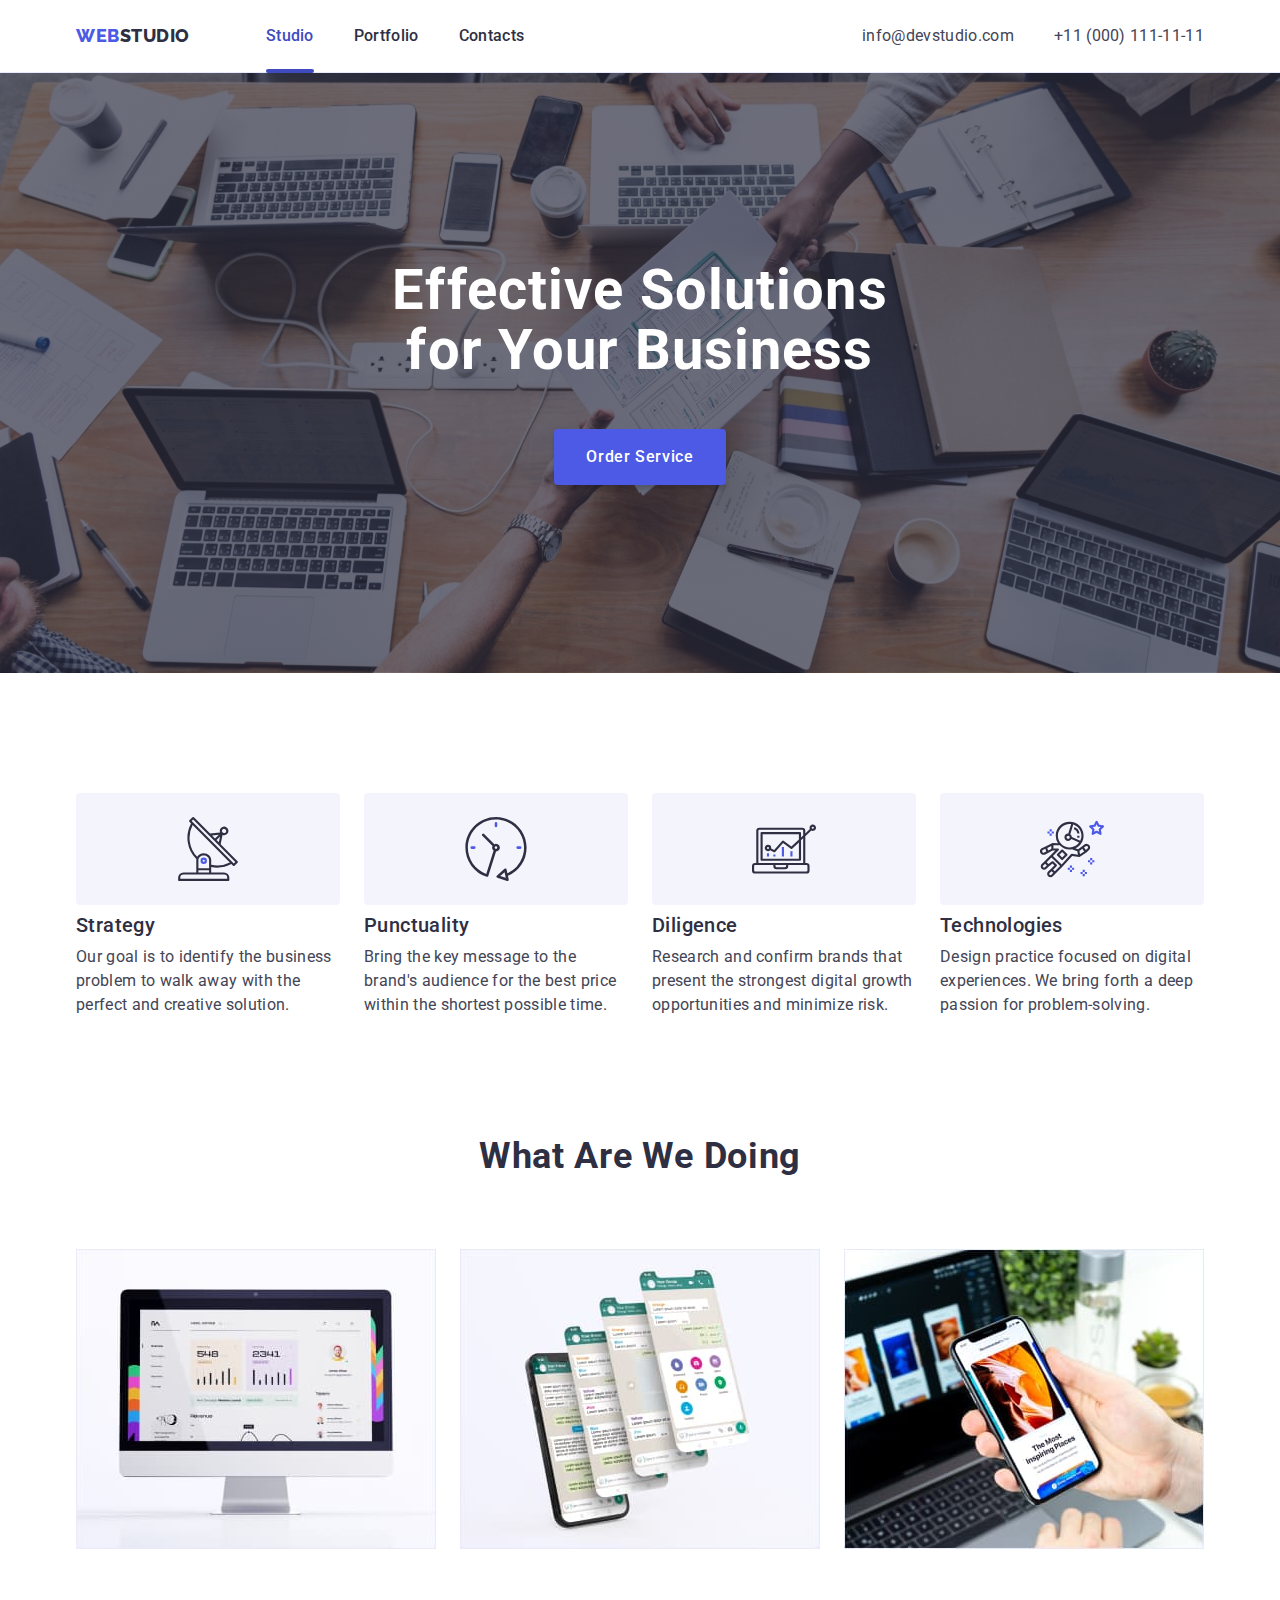
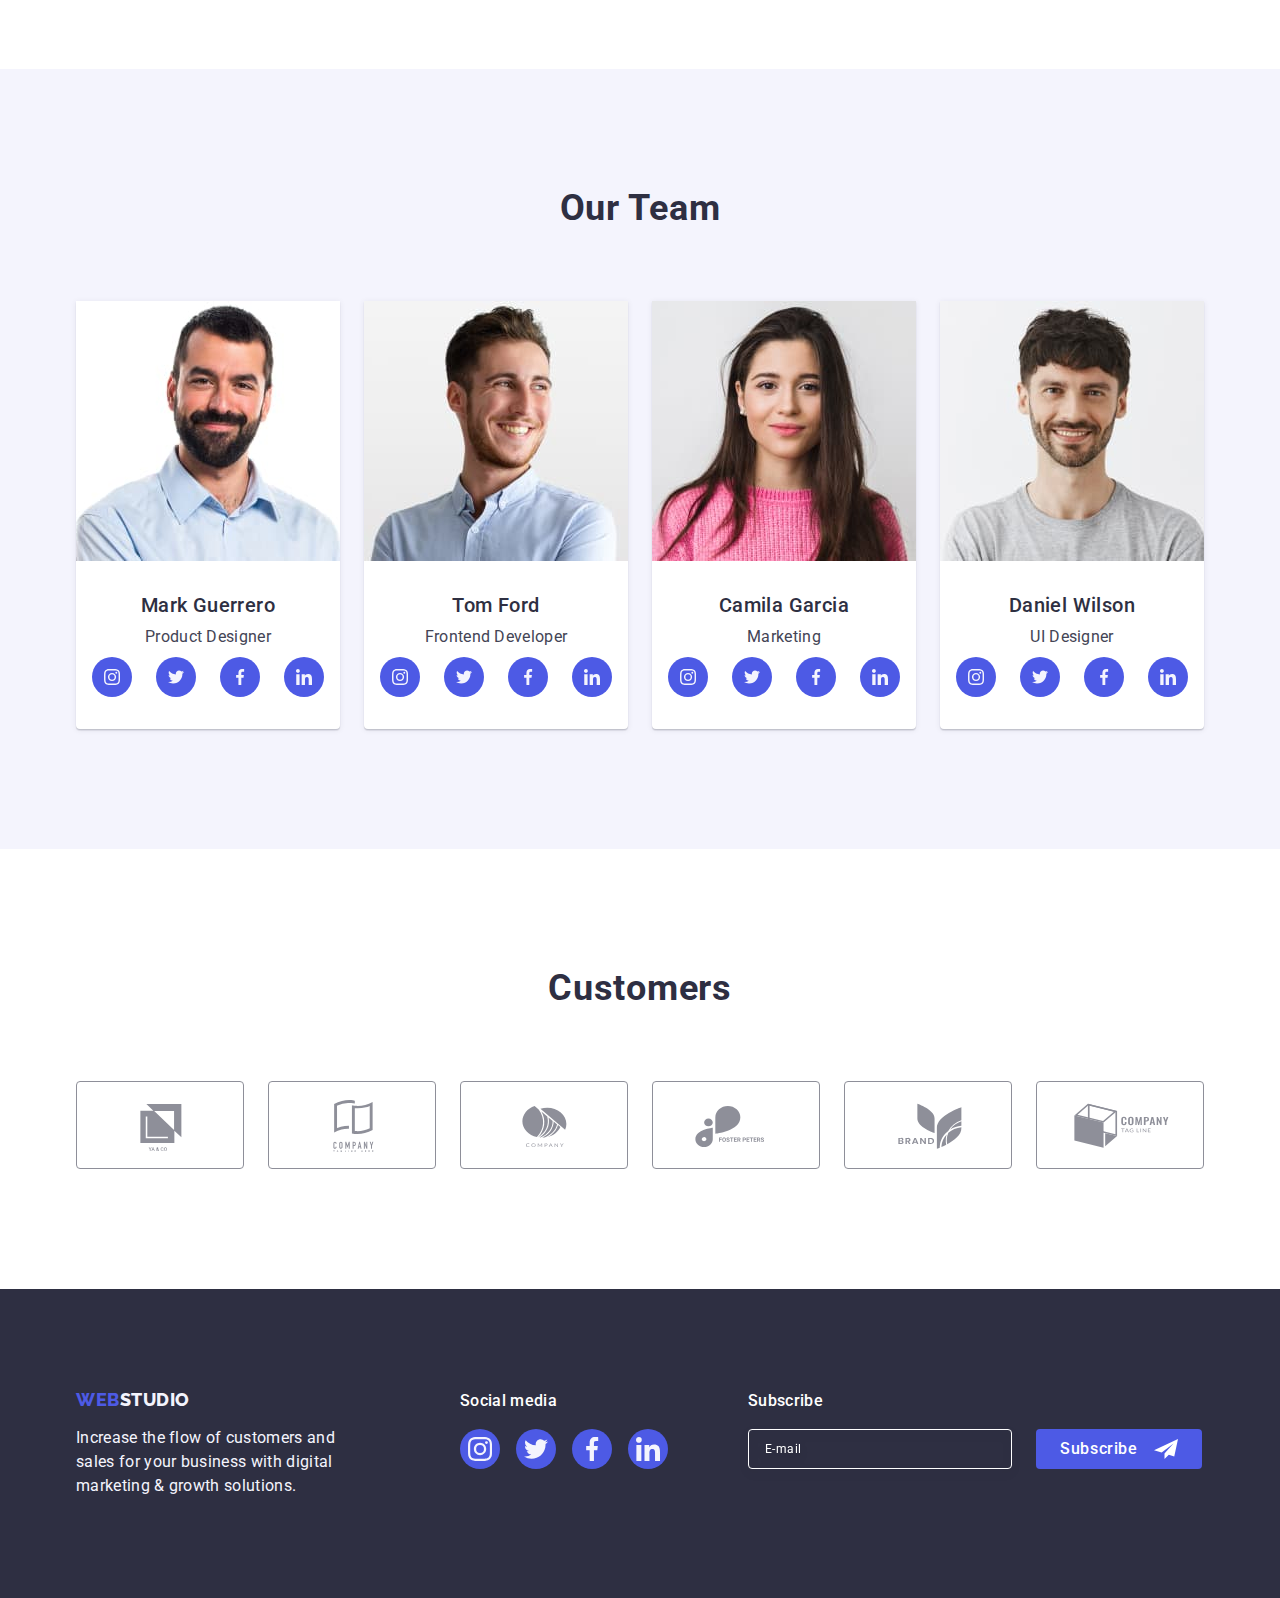
<file: index.html>
<!DOCTYPE html>
<html lang="en">
<head>
    <meta charset="UTF-8">
    <meta http-equiv="X-UA-Compatible" content="IE=edge">
    <meta name="viewport" content="width=device-width, initial-scale=1.0">
    <title>Document</title>
    <link rel="preconnect" href="https://fonts.googleapis.com">
    <link rel="preconnect" href="https://fonts.gstatic.com" crossorigin>
    <link href="https://fonts.googleapis.com/css2?family=Raleway:wght@800&family=Roboto:wght@400;500;700;900&display=swap" rel="stylesheet">
    <link rel="stylesheet" href="https://cdn.jsdelivr.net/npm/modern-normalize@2.0.0/modern-normalize.min.css">
    <link rel="stylesheet" href="./css/styles.css">
</head>
<body>
    <header class="header">
        <div class="container header-container">
            <nav class="header-navigation">
                <a class="header-logo link" href="./index.html">Web<span class="header-logo-simple">Studio</span></a>
                <ul class="header-menu-list list">
                    <li class="header-menu-i†em"><a class="header-menu-link current link" href="./index.html">Studio</a></li>
                    <li class="header-menu-i†em"><a class="header-menu-link link" href="./portfolio.html">Portfolio</a></li>
                    <li class="header-menu-i†em"><a class="header-menu-link link" href="">Contacts</a></li>
                </ul>
            </nav>
            <address class="address">
                <ul class="header-contacts-list list">
                    <li class="header-contacts-item"><a class="header-contacts-link link" href="mailto:info@devstudio.com">info@devstudio.com</a></li>
                    <li class="header-contacts-item"><a class="header-contacts-link link" href="tel:+110001111111">+11 (000) 111-11-11</a></li>
                </ul>
            </address>
        </div>
    </header>
    <main>
        <section class="hero">
            <div class="container">
                <h1 class="hero-title">Effective Solutions for Your Business</h1>
                <button class="hero-order-btn" data-modal-open type="button">Order Service</button>
            </div>
        </section>
        <section class="advanteges">
            <div class="container">
                <h2 class="visually-hidden">Advantages</h2>
                <ul class="advanteges-list list">
                    <li class="advanteges-list-item">
                        <div class="advanteges-item-top">
                            <svg class="advanteges-item-icon" width="64" height="64">
                                <use href="./images/icons.svg#icon-antenna"></use>
                            </svg>
                        </div>
                        <h3 class="advanteges-item-subtitle">Strategy</h3>
                        <p class="advanteges-item-description">Our goal is to identify the business problem to walk away with the perfect and creative solution.</p>
                    </li>
                    <li class="advanteges-list-item">
                        <div class="advanteges-item-top">
                            <svg class="advanteges-item-icon" width="64" height="64">
                                <use href="./images/icons.svg#icon-clock"></use>
                            </svg>
                        </div>
                        <h3 class="advanteges-item-subtitle">Punctuality</h3>
                        <p class="advanteges-item-description">Bring the key message to the brand's audience for the best price within the shortest possible time.</p>
                    </li>
                    <li class="advanteges-list-item">
                        <div class="advanteges-item-top">
                            <svg class="advanteges-item-icon" width="64" height="64">
                                <use href="./images/icons.svg#icon-diagram"></use>
                            </svg>
                        </div>
                        <h3 class="advanteges-item-subtitle">Diligence</h3>
                        <p class="advanteges-item-description">Research and confirm brands that present the strongest digital growth opportunities and minimize risk.</p>
                    </li>
                    <li class="advanteges-list-item">
                        <div class="advanteges-item-top">
                            <svg class="advanteges-item-icon" width="64" height="64">
                                <use href="./images/icons.svg#icon-astronaut"></use>
                            </svg>
                        </div>
                        <h3 class="advanteges-item-subtitle">Technologies</h3>
                        <p class="advanteges-item-description">Design practice focused on digital experiences. We bring forth a deep passion for problem-solving.</p>
                    </li>
                </ul>
            </div>
        </section>
        <section class="works">
            <div class="container">
                <h2 class="works-title">What are we doing</h2>
                <ul class="works-list list">
                    <li class="works-list-item"><img src="./images/our-works-img-1.jpg" alt="Computer with web page" width="360" height="300"></li>
                    <li class="works-list-item"><img src="./images/our-works-img-2.jpg" alt="Phone with chat" width="360" height="300"></li>
                    <li class="works-list-item"><img src="./images/our-works-img-3.jpg" alt="Computer and phone with design" width="360" height="300"></li>
                </ul>
            </div>
        </section>
        <section class="team">
            <div class="container">
                <h2 class="team-title">Our Team</h2>
                <ul class="team-list list">
                    <li class="team-list-item">
                        <img src="./images/our-team-img-1.jpg" alt="Mark Guerrero" width="264" height="260">
                        <div class="team-item-details">
                            <h3 class="team-item-name">Mark Guerrero</h3>
                            <p class="team-item-occupation">Product Designer</p>
                            <ul class="team-list-social list">
                                <li class="team-item-social">
                                    <a href="" class="team-social-link">
                                        <svg class="team-item-icon" width="16" height="16">
                                            <use href="./images/icons.svg#icon-instagram"></use>
                                        </svg>
                                    </a>
                                </li>
                                <li class="team-item-social">
                                    <a href="" class="team-social-link">
                                        <svg class="team-item-icon" width="16" height="16">
                                            <use href="./images/icons.svg#icon-twitter"></use>
                                        </svg>
                                    </a>
                                </li>
                                <li class="team-item-social">
                                    <a href="" class="team-social-link">
                                        <svg class="team-item-icon" width="16" height="16">
                                            <use href="./images/icons.svg#icon-facebook"></use>
                                        </svg>
                                    </a>
                                </li>
                                <li class="team-item-social">
                                    <a href="" class="team-social-link">
                                        <svg class="team-item-icon" width="16" height="16">
                                             <use href="./images/icons.svg#icon-linkedin"></use>
                                        </svg>
                                    </a>
                                </li>
                            </ul>
                        </div>
                    </li>
                    <li class="team-list-item">
                        <img src="./images/our-team-img-2.jpg" alt="Tom Ford" width="264" height="260">
                        <div class="team-item-details">
                            <h3 class="team-item-name">Tom Ford</h3>
                            <p class="team-item-occupation">Frontend Developer</p>
                            <ul class="team-list-social list">
                                <li class="team-item-social">
                                    <a href="" class="team-social-link">
                                        <svg class="team-item-icon" width="16" height="16">
                                            <use href="./images/icons.svg#icon-instagram"></use>
                                        </svg>
                                    </a>
                                </li>
                                <li class="team-item-social">
                                    <a href="" class="team-social-link">
                                        <svg class="team-item-icon" width="16" height="16">
                                            <use href="./images/icons.svg#icon-twitter"></use>
                                        </svg>
                                    </a>
                                </li>
                                <li class="team-item-social">
                                    <a href="" class="team-social-link">
                                        <svg class="team-item-icon" width="16" height="16">
                                            <use href="./images/icons.svg#icon-facebook"></use>
                                        </svg>
                                    </a>
                                </li>
                                <li class="team-item-social">
                                    <a href="" class="team-social-link">
                                        <svg class="team-item-icon" width="16" height="16">
                                            <use href="./images/icons.svg#icon-linkedin"></use>
                                        </svg>
                                    </a>
                                </li>
                            </ul>
                        </div>
                    </li>
                    <li class="team-list-item">
                        <img src="./images/our-team-img-3.jpg" alt="Camila Garcia" width="264" height="260">
                        <div class="team-item-details">
                            <h3 class="team-item-name">Camila Garcia</h3>
                            <p class="team-item-occupation">Marketing</p>
                            <ul class="team-list-social list">
                                <li class="team-item-social">
                                    <a href="" class="team-social-link">
                                        <svg class="team-item-icon" width="16" height="16">
                                            <use href="./images/icons.svg#icon-instagram"></use>
                                        </svg>
                                    </a>
                                </li>
                                <li class="team-item-social">
                                    <a href="" class="team-social-link">
                                        <svg class="team-item-icon" width="16" height="16">
                                            <use href="./images/icons.svg#icon-twitter"></use>
                                        </svg>
                                    </a>
                                </li>
                                <li class="team-item-social">
                                    <a href="" class="team-social-link">
                                        <svg class="team-item-icon" width="16" height="16">
                                            <use href="./images/icons.svg#icon-facebook"></use>
                                        </svg>
                                    </a>
                                </li>
                                <li class="team-item-social">
                                    <a href="" class="team-social-link">
                                        <svg class="team-item-icon" width="16" height="16">
                                            <use href="./images/icons.svg#icon-linkedin"></use>
                                        </svg>
                                    </a>
                                </li>
                            </ul>
                        </div>
                    </li>
                    <li class="team-list-item">
                        <img src="./images/our-team-img-4.jpg" alt="Daniel Wilson" width="264" height="260">
                        <div class="team-item-details">
                            <h3 class="team-item-name">Daniel Wilson</h3>
                            <p class="team-item-occupation">UI Designer</p>
                            <ul class="team-list-social list">
                                <li class="team-item-social">
                                    <a href="" class="team-social-link">
                                        <svg class="team-item-icon" width="16" height="16">
                                            <use href="./images/icons.svg#icon-instagram"></use>
                                        </svg>
                                    </a>
                                </li>
                                <li class="team-item-social">
                                    <a href="" class="team-social-link">
                                        <svg class="team-item-icon" width="16" height="16">
                                            <use href="./images/icons.svg#icon-twitter"></use>
                                        </svg>
                                    </a>
                                </li>
                                <li class="team-item-social">
                                    <a href="" class="team-social-link">
                                        <svg class="team-item-icon" width="16" height="16">
                                            <use href="./images/icons.svg#icon-facebook"></use>
                                        </svg>
                                    </a>
                                </li>
                                <li class="team-item-social">
                                    <a href="" class="team-social-link">
                                        <svg class="team-item-icon" width="16" height="16">
                                            <use href="./images/icons.svg#icon-linkedin"></use>
                                        </svg>
                                    </a>
                                </li>
                            </ul>
                        </div>
                    </li>
                </ul>
            </div>
        </section>
        <section class="customers">
            <div class="container">
                <h2 class="customers-title">Customers</h2>
                <ul class="customers-list list">
                    <li class="customers-list-item">
                        <a href="" class="customer-logo-link">
                            <svg class="customer-item-icon" width="104" height="56">
                                <use href="./images/icons.svg#icon-logo-company-6"></use>
                            </svg>
                        </a>
                    </li>
                    <li class="customers-list-item">
                        <a href="" class="customer-logo-link">
                            <svg class="customer-item-icon" width="104" height="56">
                                <use href="./images/icons.svg#icon-logo-company-5"></use>
                            </svg>
                        </a>
                    </li>
                    <li class="customers-list-item">
                        <a href="" class="customer-logo-link">
                            <svg class="customer-item-icon" width="104" height="56">
                                <use href="./images/icons.svg#icon-logo-company-4"></use>
                            </svg>
                        </a>
                    </li>
                    <li class="customers-list-item">
                        <a href="" class="customer-logo-link">
                            <svg class="customer-item-icon" width="104" height="56">
                                <use href="./images/icons.svg#icon-logo-company-3"></use>
                            </svg>
                        </a>
                    </li>
                    <li class="customers-list-item">
                        <a href="" class="customer-logo-link">
                            <svg class="customer-item-icon" width="104" height="56">
                                <use href="./images/icons.svg#icon-logo-company-2"></use>
                            </svg>
                        </a>
                    </li>
                    <li class="customers-list-item">
                        <a href="" class="customer-logo-link">
                            <svg class="customer-item-icon" width="104" height="56">
                                <use href="./images/icons.svg#icon-logo-company"></use>
                            </svg>
                        </a>
                    </li>
                </ul>
            </div>
        </section>
    </main>
    <footer class="footer">
        <div class="container footer-container">
            <div class="footer-info">
                <a class="footer-logo link" href="./index.html">Web<span class="footer-logo-simple">Studio</span></a>
                <p class="footer-description">Increase the flow of customers and sales for your business with digital marketing & growth solutions.</p>
            </div>
            <div class="footer-social">
                <p class="footer-text">Social media</p>
                <ul class="footer-social-list list">
                    <li class="footer-social-item">
                        <a href="" class="footer-social-link">
                            <svg class="footer-item-icon" width="24" height="24">
                                <use href="./images/icons.svg#icon-instagram"></use>
                            </svg>
                        </a>
                    </li>
                    <li class="footer-social-item">
                        <a href="" class="footer-social-link">
                            <svg class="footer-item-icon" width="24" height="24">
                                <use href="./images/icons.svg#icon-twitter"></use>
                            </svg>
                        </a>
                    </li>
                    <li class="footer-social-item">
                        <a href="" class="footer-social-link">
                            <svg class="footer-item-icon" width="24" height="24">
                                <use href="./images/icons.svg#icon-facebook"></use>
                            </svg>
                        </a>
                    </li>
                    <li class="footer-social-item">
                        <a href="" class="footer-social-link">
                            <svg class="footer-item-icon" width="24" height="24">
                                <use href="./images/icons.svg#icon-linkedin"></use>
                            </svg>
                        </a>
                    </li>
                </ul>
            </div>
            <div class="footer-sub">
                <p class="footer-text">Subscribe</p>
                <form class="footer-form">
                    <label class="footer-form-lable" aria-label="footer user email">
                        <input class="footer-input" type="email" name="email" id="footer-user-email" placeholder="E-mail">
                    </label>
                    <button class="footer-submit" type="submit">
                        Subscribe
                        <svg class="footer-btn-icon" width="24" height="24">
                            <use href="./images/icons.svg#icon-send"></use>
                        </svg>
                    </button>
                </form>
            </div>
        </div>
    </footer>
    <div class="backdrop is-hidden" data-modal>
        <div class="modal">
            <button class="modal-close-btn" data-modal-close type="button">
                <svg class="modal-close-icon" width="8" height="8">
                    <use href="./images/icons.svg#icon-close-modal"></use>
                </svg>
            </button>
            <p class="modal-text">Leave your contacts and we will call you back</p>
            <form class="modal-form">
                <div class="modal-field">
                    <label class="modal-form-lable" for="user-name">Name</label>
                    <div class="modal-input-wrap">
                        <input class="modal-input" type="text" name="user-name" id="user-name">
                        <svg class="modal-icon" width="18" height="24">
                            <use href="./images/icons.svg#icon-person"></use>
                        </svg>
                    </div>
                </div>
                <div class="modal-field">
                    <label class="modal-form-lable" for="user-phone">Phone</label>
                    <div class="modal-input-wrap">
                        <input class="modal-input" type="tel" name="user-phone" id="user-phone">
                        <svg class="modal-icon" width="18" height="24">
                            <use href="./images/icons.svg#icon-phone"></use>
                        </svg>
                    </div>
                </div>
                <div class="modal-field">
                    <label class="modal-form-lable" for="user-email">Email</label>
                    <div class="modal-input-wrap">
                        <input class="modal-input" type="email" name="user-email" id="user-email">
                        <svg class="modal-icon" width="18" height="24">
                            <use href="./images/icons.svg#icon-email"></use>
                        </svg>
                    </div>
                </div>
                <div class="modal-comment-field">
                    <label class="modal-form-lable" for="user-comment">Comment</label>
                    <textarea class="modal-comment" name="user-comment" id="user-comment" placeholder="Text input"></textarea>
                </div>
                <div class="modal-checkbox">
                    <input class="modal-check visually-hidden" type="checkbox" name="user-privacy" id="user-privacy" value="true">
                    <label class="modal-check-text" for="user-privacy">
                        <span class="modal-custom-checkbox">
                            <svg class="modal-chek-icon" width="10" height="8">
                                <use href="./images/icons.svg#icon-check"></use>
                            </svg>
                        </span>
                        I accept the terms and conditions of the <a class="modal-check-link" href="">Privacy Policy</a>
                    </label>
                </div>
                <button class="modal-submit-btn" type="submit">Send</button>
            </form>
        </div>
    </div>
    <script src="./js/modal.js"></script>
</body>
</html>
</file>
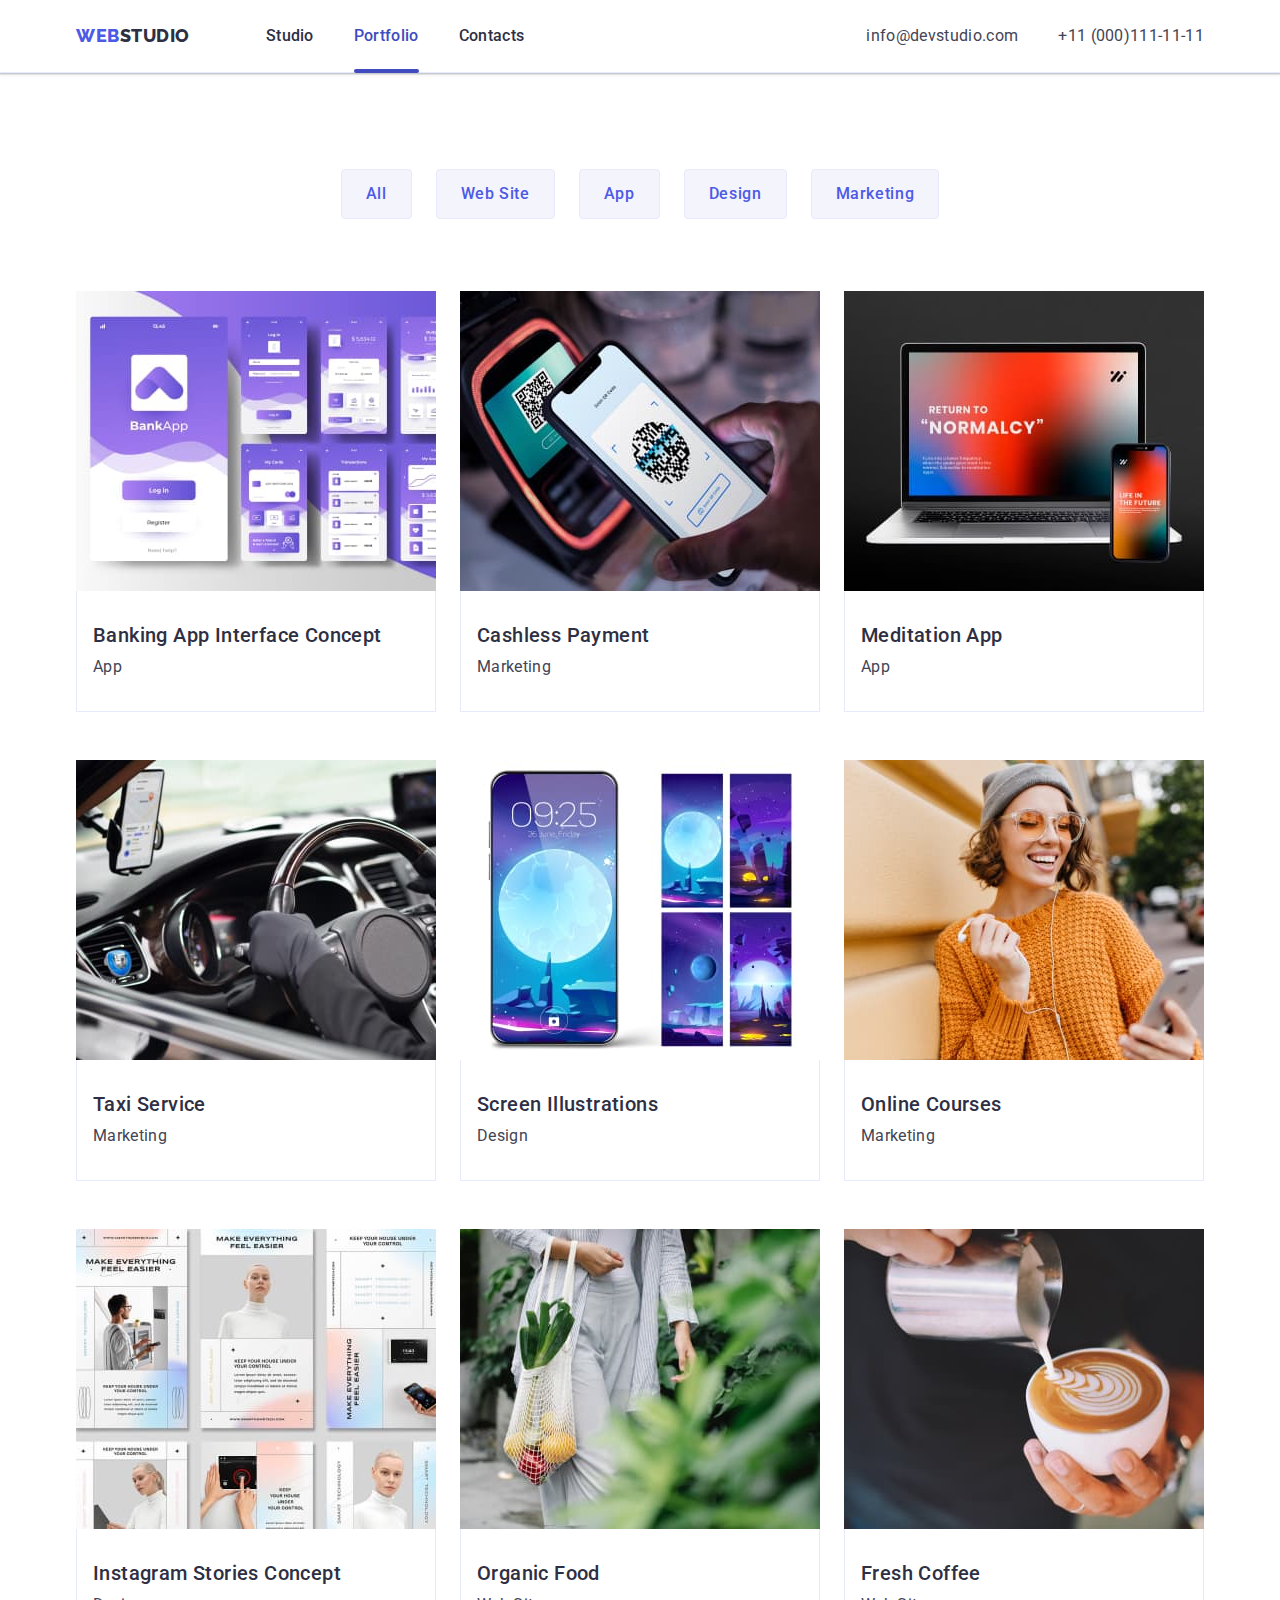
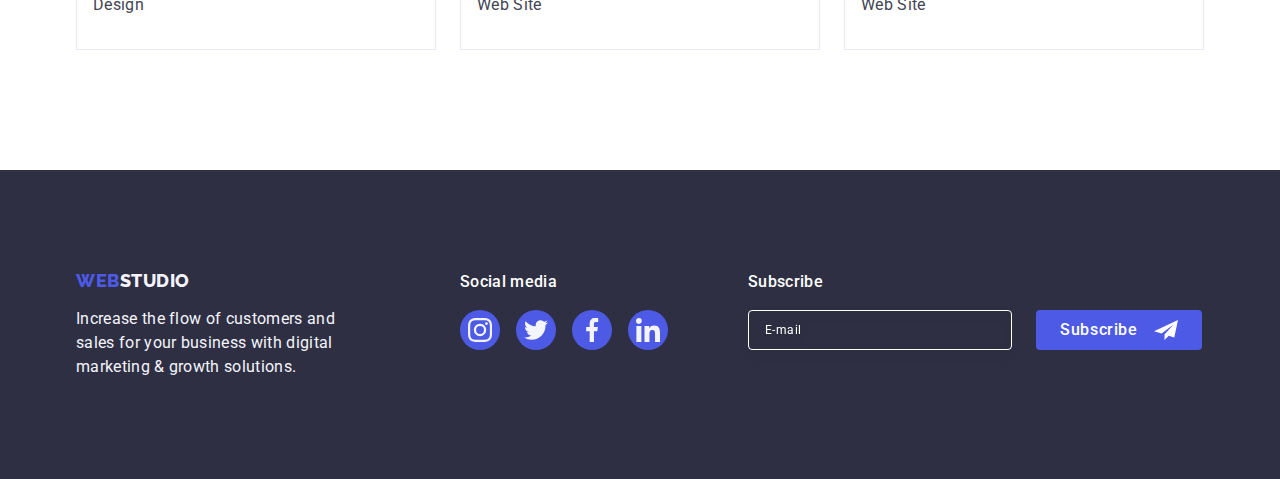
<file: portfolio.html>
<!DOCTYPE html>
<html lang="en">
<head>
    <meta charset="UTF-8">
    <meta http-equiv="X-UA-Compatible" content="IE=edge">
    <meta name="viewport" content="width=device-width, initial-scale=1.0">
    <title>Portfolio</title>
    <link rel="preconnect" href="https://fonts.googleapis.com">
    <link rel="preconnect" href="https://fonts.gstatic.com" crossorigin>
    <link href="https://fonts.googleapis.com/css2?family=Raleway:wght@800&family=Roboto:wght@400;500;700;900&display=swap" rel="stylesheet">
    <link rel="stylesheet" href="https://cdn.jsdelivr.net/npm/modern-normalize@2.0.0/modern-normalize.min.css" />
    <link rel="stylesheet" href="./css/styles.css">
</head>
<body>
<header class="header">
    <div class="container header-container">
        <nav class="header-navigation">
            <a class="header-logo link" href="./index.html">Web<span class="header-logo-simple">Studio</span></a>
            <ul class="header-menu-list list">
                <li class="header-menu-i†em"><a class="header-menu-link link" href="./index.html">Studio</a></li>
                <li class="header-menu-i†em"><a class="header-menu-link current link" href="./portfolio.html">Portfolio</a></li>
                <li class="header-menu-i†em"><a class="header-menu-link link" href="">Contacts</a></li>
            </ul>
        </nav>
        <address class="address">
            <ul class="header-contacts-list list">
                <li class="header-contacts-item"><a class="header-contacts-link link"
                        href="mailto:info@devstudio.com">info@devstudio.com</a></li>
                <li class="header-contacts-item"><a class="header-contacts-link link" href="tel:+110001111111">+11 (000)111-11-11</a></li>
            </ul>
        </address>
    </div>
</header>
    <main>
        <section class="portfolio">
            <div class="container">
                <h1 class="visually-hidden">Portfolio</h1>
                <ul class="portfolio-options-list list">
                    <li class="portfolio-options-item"><button class="portfolio-options-btn" type="button">All</button></li>
                    <li class="portfolio-options-item"><button class="portfolio-options-btn" type="button">Web Site</button></li>
                    <li class="portfolio-options-item"><button class="portfolio-options-btn" type="button">App</button></li>
                    <li class="portfolio-options-item"><button class="portfolio-options-btn" type="button">Design</button></li>
                    <li class="portfolio-options-item"><button class="portfolio-options-btn" type="button">Marketing</button></li>
                </ul>
                <ul class="portfolio-works-list list">
                    <li class="portfolio-works-item">
                        <a class="portfolio-item-link link" href="">
                            <div class="portfolio-works-overlay">
                                <img src="./images/our-portfolio-img-1.jpg" alt="Banking App Interface Concept" width="360" height="300">
                                <p class="portfolio-overlay-text">14 Stylish and User-Friendly App Design Concepts · Task Manager App · Calorie
                                        Tracker App · Exotic Fruit Ecommerce App ·
                                        Cloud Storage App
                                </p>                             
                            </div>
                                <div class="portfolio-works-details">
                                    <h2 class="portfolio-work-name">Banking App Interface Concept</h2>
                                    <p class="portfolio-work-description">App</p>
                                </div>
                        </a>
                    </li>
                    <li class="portfolio-works-item">
                        <a class="portfolio-item-link link" href="">
                            <div class="portfolio-works-overlay">
                                <img src="./images/our-portfolio-img-2.jpg" alt="Cashless Payment" width="360" height="300">
                                <p class="portfolio-overlay-text">14 Stylish and User-Friendly App Design Concepts · Task Manager App · Calorie Tracker App · Exotic Fruit Ecommerce App ·
                                    Cloud Storage App
                                </p>
                            </div>
                            <div class="portfolio-works-details">
                                <h2 class="portfolio-work-name">Cashless Payment</h2>
                                <p class="portfolio-work-description">Marketing</p>
                            </div>
                        </a>
                    </li>
                    <li class="portfolio-works-item">
                        <a class="portfolio-item-link link" href="">
                            <div class="portfolio-works-overlay">
                                <img src="./images/our-portfolio-img-3.jpg" alt="Meditation App" width="360" height="300">
                                <p class="portfolio-overlay-text">14 Stylish and User-Friendly App Design Concepts · Task Manager App · Calorie Tracker
                                    App · Exotic Fruit Ecommerce App ·
                                    Cloud Storage App
                                </p>
                            </div>
                            <div class="portfolio-works-details">
                                <h2 class="portfolio-work-name">Meditation App</h2>
                                <p class="portfolio-work-description">App</p>
                            </div>
                        </a>
                    </li>
                    <li class="portfolio-works-item">
                        <a class="portfolio-item-link link" href="">
                            <div class="portfolio-works-overlay">
                                <img src="./images/our-portfolio-img-4.jpg" alt="Taxi Service" width="360" height="300">
                                <p class="portfolio-overlay-text">14 Stylish and User-Friendly App Design Concepts · Task Manager App · Calorie Tracker
                                    App · Exotic Fruit Ecommerce App ·
                                    Cloud Storage App
                                </p>
                            </div>
                            <div class="portfolio-works-details">
                                <h2 class="portfolio-work-name">Taxi Service</h2>
                                <p class="portfolio-work-description">Marketing</p>
                            </div>
                        </a>
                    </li>
                    <li class="portfolio-works-item">
                        <a class="portfolio-item-link link" href="">
                            <div class="portfolio-works-overlay">
                                <img src="./images/our-portfolio-img-5.jpg" alt="Screen Illustrations" width="360" height="300">
                                <p class="portfolio-overlay-text">14 Stylish and User-Friendly App Design Concepts · Task Manager App · Calorie Tracker
                                    App · Exotic Fruit Ecommerce App ·
                                    Cloud Storage App
                                </p>
                            </div>
                            <div class="portfolio-works-details">
                                <h2 class="portfolio-work-name">Screen Illustrations</h2>
                                <p class="portfolio-work-description">Design</p>
                            </div>
                        </a>
                    </li>
                    <li class="portfolio-works-item">
                        <a class="portfolio-item-link link" href="">
                            <div class="portfolio-works-overlay">
                                <img src="./images/our-portfolio-img-6.jpg" alt="Online Courses" width="360" height="300">
                                <p class="portfolio-overlay-text">14 Stylish and User-Friendly App Design Concepts · Task Manager App · Calorie Tracker
                                    App · Exotic Fruit Ecommerce App ·
                                    Cloud Storage App
                                </p>
                            </div>
                            <div class="portfolio-works-details">
                                <h2 class="portfolio-work-name">Online Courses</h2>
                                <p class="portfolio-work-description">Marketing</p>
                            </div>
                        </a>
                    </li>
                    <li class="portfolio-works-item">
                        <a class="portfolio-item-link link" href="">
                            <div class="portfolio-works-overlay">
                                <img src="./images/our-portfolio-img-7.jpg" alt="Instagram Stories Concept" width="360" height="300">
                                <p class="portfolio-overlay-text">14 Stylish and User-Friendly App Design Concepts · Task Manager App · Calorie Tracker
                                    App · Exotic Fruit Ecommerce App ·
                                    Cloud Storage App
                                </p>
                            </div>
                            <div class="portfolio-works-details">
                                <h2 class="portfolio-work-name">Instagram Stories Concept</h2>
                                <p class="portfolio-work-description">Design</p>
                            </div>
                        </a>
                    </li>
                    <li class="portfolio-works-item">
                        <a class="portfolio-item-link link" href="">
                            <div class="portfolio-works-overlay">
                                <img src="./images/our-portfolio-img-8.jpg" alt="Organic Food" width="360" height="300">
                                <p class="portfolio-overlay-text">14 Stylish and User-Friendly App Design Concepts · Task Manager App · Calorie Tracker
                                    App · Exotic Fruit Ecommerce App ·
                                    Cloud Storage App
                                </p>
                            </div>
                            <div class="portfolio-works-details">
                                <h2 class="portfolio-work-name">Organic Food</h2>
                                <p class="portfolio-work-description">Web Site</p>
                            </div>
                        </a>
                    </li>
                    <li class="portfolio-works-item">
                        <a class="portfolio-item-link link" href="">
                            <div class="portfolio-works-overlay">
                            <img src="./images/our-portfolio-img-9.jpg" alt="Fresh Coffee" width="360" height="300">
                                <p class="portfolio-overlay-text">14 Stylish and User-Friendly App Design Concepts · Task Manager App · Calorie Tracker
                                    App · Exotic Fruit Ecommerce App ·
                                    Cloud Storage App
                                </p>
                            </div>
                            <div class="portfolio-works-details">
                                <h2 class="portfolio-work-name">Fresh Coffee</h2>
                                <p class="portfolio-work-description">Web Site</p>
                            </div>
                        </a>
                    </li>
                </ul>
            </div>
        </section>
    </main>
    <footer class="footer">
        <div class="container footer-container">
            <div class="footer-info">
                <a class="footer-logo link" href="./index.html">Web<span class="footer-logo-simple">Studio</span></a>
                <p class="footer-description">Increase the flow of customers and sales for your business with digital
                    marketing & growth solutions.</p>
            </div>
            <div class="footer-social">
                <p class="footer-text">Social media</p>
                <ul class="footer-social-list list">
                    <li class="footer-social-item">
                        <a href="" class="footer-social-link">
                            <svg class="footer-item-icon" width="24" height="24">
                                <use href="./images/icons.svg#icon-instagram"></use>
                            </svg>
                        </a>
                    </li>
                    <li class="footer-social-item">
                        <a href="" class="footer-social-link">
                            <svg class="footer-item-icon" width="24" height="24">
                                <use href="./images/icons.svg#icon-twitter"></use>
                            </svg>
                        </a>
                    </li>
                    <li class="footer-social-item">
                        <a href="" class="footer-social-link">
                            <svg class="footer-item-icon" width="24" height="24">
                                <use href="./images/icons.svg#icon-facebook"></use>
                            </svg>
                        </a>
                    </li>
                    <li class="footer-social-item">
                        <a href="" class="footer-social-link">
                            <svg class="footer-item-icon" width="24" height="24">
                                <use href="./images/icons.svg#icon-linkedin"></use>
                            </svg>
                        </a>
                    </li>
                </ul>
            </div>
            <div class="footer-sub">
                <p class="footer-text">Subscribe</p>
                <form class="footer-form">
                    <label class="footer-form-lable" aria-label="footer user email">
                        <input class="footer-input" type="email" name="email" id="footer-user-email" placeholder="E-mail">
                    </label>
                    <button class="footer-submit" type="submit">
                        Subscribe
                        <svg class="footer-btn-icon" width="24" height="24">
                            <use href="./images/icons.svg#icon-send"></use>
                        </svg>
                    </button>
                </form>
            </div>
        </div>
    </footer>
</body>
</html>
</file>
<file: css/styles.css>
:root {
    --iris: #4D5AE5;
    --navyblue: #2E2F42;
    --ocean: #404BBF;
    --white: #FFF;
    --slate: #434455;
    --cloud: #F4F4FD;
    --cornflower: #E7E9FC;
    --lightslate: #8E8F99;
    --navyblue-modal: rgba(46, 47, 66, 0.40);
    --dairy:#FCFCFC;
    --green : #31D0AA;
    --md-white: #ffffff;
}

body {
    font-family: 'Roboto', sans-serif;
    color: #434455;
    background-color: #FFF;
}

h1,h2,h3,h4,h5,h6,p {
    margin-top: 0;
    margin-bottom: 0;
}

ul,ol {
    padding-left: 0;
    margin-top: 0;
    margin-bottom: 0;
}

img {
    display: block;
}

.visually-hidden {
    position: absolute;
    width: 1px;
    height: 1px;
    margin: -1px;
    border: 0;
    padding: 0;

    white-space: nowrap;
    clip-path: inset(100%);
    clip: rect(0 0 0 0);
    overflow: hidden;
}

.is-hidden {
    opacity: 0;
    visibility: hidden;
    pointer-events: none;
}

.address {
    font-style: normal;
    margin-left: auto;
}


.link {
    text-decoration: none;
}

.list {
    list-style-type: none;
}

.container {
    width: 100%;
    max-width: 1158px;
    padding-left: 15px;
    padding-right: 15px;
    margin: 0 auto;
}

.header-container {
    display: flex;
    align-items: center;
}

.header {
    border-bottom: 1px solid #e7e9fc;
    box-shadow: 0px 1px 6px 0px rgba(46, 47, 66, 0.08), 0px 1px 1px 0px rgba(46, 47, 66, 0.16), 0px 2px 1px 0px rgba(46, 47, 66, 0.08);
}

.header-logo {
    color: var(--iris);
    font-family: 'Raleway', sans-serif;
    font-size: 18px;
    font-weight: 800;
    line-height: 1.17;/* 116.667% */
    letter-spacing: 0.03em;
    text-transform: uppercase;
    margin-right: 76px;
}

.header-logo-simple {
    color: var(--navyblue);
    font-family: 'Raleway', sans-serif;
    font-size: 18px;
    font-weight: 800;
    line-height: 1.17;/* 116.667% */
    letter-spacing: 0.03em;
    text-transform: uppercase;
}

.header-navigation {
    display: flex;
    align-items: center;
}

.header-menu-list {
    display: flex;
    gap: 40px;
}

.header-contacts-list {
    display: flex;
    gap: 40px;
}

.header-menu-link:hover,
.header-menu-link:focus {
    color: var(--ocean);
}

.header-menu-link {
    color: var(--navyblue);   
    font-size: 16px;
    font-weight: 500;
    line-height: 1.5;/* 150% */
    letter-spacing: 0.02em;
    display: block;
    padding: 24px 0;

    transition-property: color;
    transition-duration: 250ms;
    transition-timing-function: cubic-bezier(0.4, 0, 0.2, 1);
}

.current {
    position: relative;
    color: var(--ocean);
}

.current::after {
    content: "";
    position: absolute;
    width: 100%;
    left: 0;
    bottom: -1px;
    height: 4px;
    background-color: var(--ocean);
    border-radius: 2px;
}

.header-contacts-link {
    color: #434455;
    font-size: 16px;
    font-weight: 400;
    line-height: 1.5;/* 150% */
    letter-spacing: 0.02em;
    display: block;
    transition: color 250ms cubic-bezier(0.4, 0, 0.2, 1);
}

.header-contacts-link:hover,
.header-contacts-link:focus {
    color: var(--ocean);
}


/*HERO*/

.hero {
    background-color: var(--navyblue);
    background-image: linear-gradient(to bottom, rgba(46, 47, 66, 0.70),rgba(46, 47, 66, 0.70)), url(../images/hero-img.jpg);
    background-repeat: no-repeat;
    background-position: center;
    background-size: cover;
    padding-top: 188px;
    padding-bottom: 188px;
    max-width: 1440px;
    margin: 0 auto;
}

.hero-title {
    color: var(--white);
    text-align: center;
    font-size: 56px;
    font-weight: 700;
    line-height: 1.07;/* 107.143% */
    letter-spacing: 0.02em;
    max-width: 496px;
    margin-bottom: 48px;
    margin: 0 auto 48px;
}

.hero-order-btn {
    background-color: var(--iris);
    color: var(--white);
    font-family: inherit;
    font-size: 16px;
    font-weight: 500;
    line-height: 1.5;/* 150% */
    letter-spacing: 0.04em;
    cursor: pointer;
    display: block;
    margin: 0 auto;
    padding: 16px 32px;
    border-radius: 4px;
    background: var(--iris);
    box-shadow: 0px 4px 4px 0px rgba(0, 0, 0, 0.15);
    min-width: 169px;
    height: 56px;
    border: none;
    transition-property: background-color;
    transition-duration: 250ms;
    transition-timing-function: cubic-bezier(0.4, 0, 0.2, 1);
}

.hero-order-btn:hover, .hero-order-btn:focus { 
    background-color: var(--ocean);
}

/*ADVANTEGES*/

.advanteges {
    padding-top: 120px;
    padding-bottom: 120px;
}

.advanteges-list {
    display: flex;
    gap: 24px;
}

.advanteges-list-item {
    width: calc((100% - 3 * 24px) / 4);
}

.advanteges-item-top {
    border-radius: 4px;
    background-color: var(--cloud);
    margin-bottom: 8px;
    display: flex;
    align-items: center;
    justify-content: center;
    height: 112px;
}

.advanteges-item-subtitle {
    color: var(--navyblue);
    font-size: 20px;
    font-weight: 500;
    line-height: 1.2;/* 120% */
    letter-spacing: 0.02em;
    margin-bottom: 8px;
}

.advanteges-item-description {
    color: var(--slate);
    font-size: 16px;
    font-weight: 400;
    line-height: 1.5;/* 150% */
    letter-spacing: 0.02em;
}

/*WORKS*/

.works {
    padding-bottom: 120px;
}

.works-list {
    display: flex;
    gap: 24px;
    margin: 0 auto;
}

.works-list-item {
    width: calc((100% - 3 * 16px) / 3);
}

.works-title {
    color: var(--navyblue);
    text-align: center;
    font-size: 36px;
    font-weight: 700;
    line-height: 1.11;/* 111.111% */
    letter-spacing: 0.02em;
    text-transform: capitalize;
    margin-bottom: 72px;
}

/*TEAM*/

.team {
    background-color: var(--cloud);
    padding-top: 120px;
    padding-bottom: 120px;
}

.team-title {
    color: var(--navyblue);
    text-align: center;   
    font-size: 36px;
    font-weight: 700;
    line-height: 1.11;/* 111.111% */
    letter-spacing: 0.02em;
    text-transform: capitalize;
    margin-bottom: 72px;
}

.team-list {
    display: flex;
    gap: 24px;
}

.team-list-item {
    background: var(--white);
    width: calc((100% - 3 * 24px) / 4);
    border-radius: 0px 0px 4px 4px;
    background: var(--white, #FFF);
    box-shadow: 0px 2px 1px 0px rgba(46, 47, 66, 0.08), 0px 1px 1px 0px rgba(46, 47, 66, 0.16), 0px 1px 6px 0px rgba(46, 47, 66, 0.08);
    text-align: center;
}

.team-item-details {
    padding: 32px 0;
    max-width: 264px;
}


.team-item-name {
    color: var(--navyblue);
    text-align: center;
    font-size: 20px;
    font-weight: 500;
    line-height: 1.2;/* 120% */
    letter-spacing: 0.02em;
    text-align: center;
    margin-bottom: 8px;
}

.team-item-occupation {
    color: var(--slate);
    text-align: center;
    font-size: 16px;
    font-weight: 400;
    line-height: 1.5;/* 150% */
    letter-spacing: 0.02em;
    text-align: center;
    margin-bottom: 8px;
}


.team-social-link {
    width: 100%;
    height: 100%;
    background-color: var(--iris);
    border-radius: 50%;
    display: flex;
    align-items: center;
    justify-content: center;
    transition: background-color 250ms cubic-bezier(0.4, 0, 0.2, 1);
}

.team-social-link:hover ,
.team-social-link:focus {
    background-color: var(--ocean);
}

.team-list-social {
    display: flex;
    gap: 24px;
    justify-content: center;
    align-items: center;
}

.team-item-social {
    width: calc((100% - (3 * 24px + 32px)) / 4);
    height: 40px;
}

.team-item-icon {
    fill: var(--cloud);
}

/*CUSTOMERS*/

.customers {
    padding: 120px 0;
}

.customers-list {
    display: flex;
    gap: 24px;
    justify-content: center;
    align-items: center;
}

.customers-title {
    margin-bottom: 72px;
    color: var(--navyblue);
    text-align: center;
    font-size: 36px;
    font-weight: 700;
    line-height: 1.11;/* 111.111% */
    letter-spacing: 0.02em;
    text-transform: capitalize;
}

.customer-logo-link {
    width: 100%;
    height: 100%;
    border-radius: 4px;
    border: 1px solid var(--lightslate);
    display: flex;
    justify-content: center;
    align-items: center;
    color: var(--lightslate);
    transition: border-color 250ms cubic-bezier(0.4, 0, 0.2, 1), color 250ms cubic-bezier(0.4, 0, 0.2, 1);
}

.customer-logo-link:focus ,
.customer-logo-link:hover {
    border-color: var(--ocean);
    color: var(--ocean); 
}

.customers-list-item {
    width: calc((100% - 120px) / 6);
    height: 88px;
}

.customer-item-icon {
    fill: currentColor;
}

/*PORTFOLIO*/

.portfolio {
    padding-top: 96px;
    padding-bottom: 120px;
}

.portfolio-work-item {
    border: 1px solid var(--cornflower);
    background: var(--white);
}

.portfolio-item-link {
    display: block;
    transition: box-shadow 250ms cubic-bezier(0.4, 0, 0.2, 1);
}

.portfolio-item-link:hover ,
.portfolio-item-link:focus {
    box-shadow: 0px 2px 1px 0px rgba(46, 47, 66, 0.08), 0px 1px 1px 0px rgba(46, 47, 66, 0.16), 0px 1px 6px 0px rgba(46, 47, 66, 0.08);
}

.portfolio-item-link:hover .portfolio-overlay-text ,
.portfolio-item-link:focus .portfolio-overlay-text {
    transform: translateY(0%);
}

.portfolio-options-list {
    display: flex;
    justify-content: center;
    margin-bottom: 72px;
    gap: 24px;
}

.portfolio-works-list {
    display: flex;
    flex-wrap: wrap;
    gap: 48px 24px;
}

.portfolio-works-item {
    width: calc((100% - 48px) / 3);
}

.portfolio-options-btn {
    border: 1px solid var(--cornflower);
    background: var(--cloud);
    color: var(--iris);
    font-family: inherit;
    text-align: center;
    font-size: 16px;
    font-style: normal;
    font-weight: 500;
    line-height: 1.5;/* 150% */
    letter-spacing: 0.04em;
    cursor: pointer;
    padding: 12px 24px;
    border-radius: 4px;
    display: block;
    transition: color 250ms cubic-bezier(0.4, 0, 0.2, 1), background-color 250ms cubic-bezier(0.4, 0, 0.2, 1), border-color 250ms cubic-bezier(0.4, 0, 0.2, 1), box-shadow 250ms cubic-bezier(0.4, 0, 0.2, 1);
}


.portfolio-options-btn:hover ,
.portfolio-options-btn:focus {
    color: var(--white);
    border-color: var(--ocean);
    background-color: var(--ocean);
    box-shadow: 0px 2px 2px 0px rgba(0, 0, 0, 0.12), 0px 2px 1px 0px rgba(0, 0, 0, 0.08), 0px 3px 1px 0px rgba(0, 0, 0, 0.10);
}

.portfolio-works-details {
    padding: 32px 16px;
    border: 1px solid #e7e9fc;
    border-top: none;
}

.portfolio-work-name {
    color: var(--navyblue);
    font-size: 20px;
    font-weight: 500;
    line-height: 1.2;/* 120% */
    letter-spacing: 0.02em;
    margin-bottom: 8px;
}

.portfolio-work-description {
    color: var(--slate);
    font-size: 16px;
    font-style: normal;
    font-weight: 400;
    line-height: 1.5; /* 150% */
    letter-spacing: 0.02em;
}

.portfolio-overlay-text {
    color: var(--cloud);
    font-size: 16px;
    font-weight: 400;
    line-height: 1.5;/* 150% */
    letter-spacing: 0.02em;
    position: absolute;
    top: 0;
    left: 0;
    width: 100%;
    height: 100%;
    transform: translateY(100%);
    transition: transform 250ms cubic-bezier(0.4, 0, 0.2, 1);
    margin: 0 auto;
    background-color: var(--iris);
    padding: 40px 32px;
}

.portfolio-works-overlay {
    position: relative;
    overflow: hidden;
}

/*FOOTER*/

.footer {
    background: var(--navyblue);
    padding-top: 100px;
    padding-bottom: 100px;
}

.footer-container {
    display: flex;
    align-items: baseline;
}

.footer-text {
    color: var(--white);
    font-size: 16px;
    font-weight: 500;
    line-height: 1.5;/* 150% */
    letter-spacing: 0.02em;
    margin-bottom: 16px;
}

.footer-info {
    margin-right: 120px;
}

.footer-logo {
    color: var(--iris);
    font-family: 'Raleway', sans-serif;
    font-size: 18px;
    font-weight: 800;
    line-height: 1.17;/* 116.667% */
    letter-spacing: 0.03em;
    text-transform: uppercase;
    display: block;
    margin-bottom: 16px;
    display: inline-block;
}

.footer-logo-simple {
    color: var(--cloud);
    font-family: 'Raleway', sans-serif;
    font-size: 18px;
    font-weight: 800;
    line-height: 1.17;/* 116.667% */
    letter-spacing: 0.03em;
    text-transform: uppercase;
}

.footer-description {
    color: var(--cloud);
    font-size: 16px;
    font-weight: 400;
    line-height: 1.5;/* 150% */
    letter-spacing: 0.02em;
    max-width: 264px;
}

.footer-social-link {
    width: 100%;
    height: 100%;
    background-color: var(--iris);
    border-radius: 50%;
    display: flex;
    align-items: center;
    justify-content: center;
    transition: background-color 250ms cubic-bezier(0.4, 0, 0.2, 1);
}

.footer-social-link:hover  {
    background-color: var(--green);
}

.footer-social-link:focus {
    background-color: var(--green);
}

.footer-social-list {
    display: flex;
    gap: 16px;
}

.footer-social-item {
    width: 40px;
    height: 40px;
}

.footer-item-icon {
    fill: var(--cloud);
}

.footer-sub {
    margin-left: 80px;
}

.footer-form {
    display: flex;
    gap: 24px;
    align-items: center;
}

.footer-input {
    width: 264px;
    height: 40px;
    color: var(--white);
    font-size: 12px;
    font-weight: 400;
    line-height: 1.5;
    letter-spacing: 0.04em;
    border-radius: 4px;
    border: 1px solid var(--white);
    filter: drop-shadow(0px 4px 4px rgba(0, 0, 0, 0.15));
    padding: 8px 16px;
    background-color: transparent;
    color: var(--white);
    display: flex;
    outline: transparent;
    transition: border-color 250ms cubic-bezier(0.4, 0, 0.2, 1);
}

.footer-input:focus {
    border-color: var(--iris);
}

.footer-input::placeholder {
    color: var(--white);
    font-size: 12px;
    font-weight: 400;
    line-height: 2.0;/* 200% */
    letter-spacing: 0.04em;
}

.footer-submit {
    min-width: 165px;
    padding: 8px 24px;
    border-radius: 4px;
    border: none;
    background: var(--iris);
    display: flex;
    align-items: center;
    color: var(--white);
    text-align: center;
    justify-content: center;
    font-size: 16px;
    font-weight: 500;
    line-height: 1.5;/* 150% */
    letter-spacing: 0.04em;
    cursor: pointer;
}

.footer-submit:hover,
.footer-submit:focus {
    background-color: var(--ocean);
}


.footer-btn-icon {
    fill: var(--white);
    margin-left: 16px;
}

.footer-input::placeholder { 
    color: var(--white);
}
/* BACKDROP */

.backdrop {
    position: fixed;
    width: 100%;
    height: 100%;
    top: 0;
    background-color: var(--navyblue-modal);
    transition: opacity 250ms cubic-bezier(0.4, 0, 0.2, 1), visibility 250ms cubic-bezier(0.4, 0, 0.2, 1);
}

.modal {
    position: absolute;
    top: 50%;
    left: 50%;
    transform: translate(-50%, -50%);
    width: 408px;
    min-height: 584px;  
    border-radius: 4px;
    background-color: var(--dairy);
    padding: 72px 24px 24px;
    box-shadow: 0px 2px 1px 0px rgba(0, 0, 0, 0.20), 0px 1px 3px 0px rgba(0, 0, 0, 0.12), 0px 1px 1px 0px rgba(0, 0, 0, 0.14);
    transition: transform 250ms cubic-bezier(0.4, 0, 0.2, 1);
}


.modal-close-btn {
    position: absolute;
    top: 24px;
    right: 24px;
    border-radius: 50%;
    width: 24px;
    height: 24px;
    background-color: var(--cornflower);
    border: 1px solid rgba(0, 0, 0, 0.10);
    display: flex;
    align-items: center;
    justify-content: center;
    padding: 0;
    cursor: pointer;
    transition: background-color 250ms cubic-bezier(0.4, 0, 0.2, 1), border 250ms cubic-bezier(0.4, 0, 0.2, 1);
}

.modal-close-btn:hover .modal-close-icon {
    fill: var(--md-white);
}

.modal-close-btn:focus .modal-close-icon {
    fill: var(--md-white);
}

.modal-close-btn:hover,
.modal-close-btn:focus {
    background-color: var(--ocean);
    border: 1px;
}

.modal-close-icon {
    fill: var(--navyblue);
    transition: fill 250ms cubic-bezier(0.4, 0, 0.2, 1);
}

.modal-text {
    color: var(--navyblue);
    text-align: center;
    font-size: 16px;
    font-weight: 500;
    line-height: 1.5;    /* 150% */
    letter-spacing: 0.02em;
    margin-bottom: 16px;
}

.modal-input {
    width: 100%;
    height: 40px;
    background-color: transparent;
    border-radius: 4px;
    border: 1px solid var(--navyblue-modal, rgba(46, 47, 66, 0.40));
    padding-left: 38px;
    padding-right: 24px;
    outline: transparent;
    transition: border-color 250ms cubic-bezier(0.4, 0, 0.2, 1);
}

.modal-input:focus  {
    border-color: var(--iris);
}

.modal-input:focus + .modal-icon {
    fill: var(--iris);
}

.modal-form-lable {
    color: var(--lightslate, #8E8F99);
    font-size: 12px;
    font-style: normal;
    font-weight: 400;
    line-height: 1.17; /* 116.667% */
    letter-spacing: 0.04em;
    margin-bottom: 4px;
    display: block;
}

.modal-icon {
    fill: var(--navyblue);
    position: absolute;
    left: 16px;
    top: 50%;
    transform: translateY(-50%);
    transition: fill 250ms cubic-bezier(0.4, 0, 0.2, 1);
} 

.modal-input-wrap {
    position: relative;
    
}

.modal-field {
    margin-bottom: 8px;
}

.modal-comment {
    width: 100%;
    height: 120px;
    font-size: 12px;
    line-height: 1.17;
    letter-spacing: 0.04em;
    color: rgba(46, 47, 66, 0.4);
    padding: 8px 16px;
    border-radius: 4px;
    border: 1px solid var(--navyblue-modal);
    background-color: transparent;
    outline: transparent;
    transition: border-color 250ms cubic-bezier(0.4, 0, 0.2, 1);
    resize: none;
    display: block;
}

.modal-comment-field {
    margin-bottom: 16px;
}

.modal-comment::placeholder {
    color: var(--navyblue-modal);
    font-size: 12px;
    font-weight: 400;
    line-height: 1.17;/* 116.667% */
    letter-spacing: 0.04em;
} 

.modal-comment:focus {
    border-color: var(--iris);
}


.modal-submit-btn {
    border-radius: 4px;
    min-width: 169px;
    border: none;
    background: var(--iris);
    box-shadow: 0px 4px 4px 0px rgba(0, 0, 0, 0.15);
    padding: 16px 32px;
    display: block;
    margin: 0 auto;
    color: var(--white);
    text-align: center;
    font-size: 16px;
    font-weight: 500;
    line-height: 1.5;
    letter-spacing: 0.04em;
    cursor: pointer;
    transition: background-color 250ms cubic-bezier(0.4, 0, 0.2, 1);
}

.modal-submit-btn:hover,
.modal-submit-btn:focus {
    background-color: var(--ocean);
}

.modal-checkbox {
    margin-bottom: 24px;
}


.modal-check-text {
    color: var(--lightslate);
    font-size: 12px;
    font-weight: 400;
    line-height: 1.17;/* 116.667% */
    letter-spacing: 0.04em;
    align-items: center;
}


.modal-check-link {
    color: var(--iris);
    font-size: 12px;
    font-weight: 400;
    line-height: 1.33;
    letter-spacing: 0.04em;
}

.modal-custom-checkbox {
    width: 16px;
    height: 16px;
    border: 1px solid var(--navyblue-modal);
    border-radius: 2px;
    display: inline-flex;
    align-items: center;
    justify-content: center;
    fill: transparent;
    margin-right: 8px;
    transition: background-color 250ms cubic-bezier(0.4, 0, 0.2, 1), border 250ms cubic-bezier(0.4, 0, 0.2, 1), fill 250ms cubic-bezier(0.4, 0, 0.2, 1);
}

.modal-check:checked + .modal-check-text .modal-custom-checkbox {
    background-color: var(--ocean);
    border: none;
    fill: var(--cloud);
}
</file>
